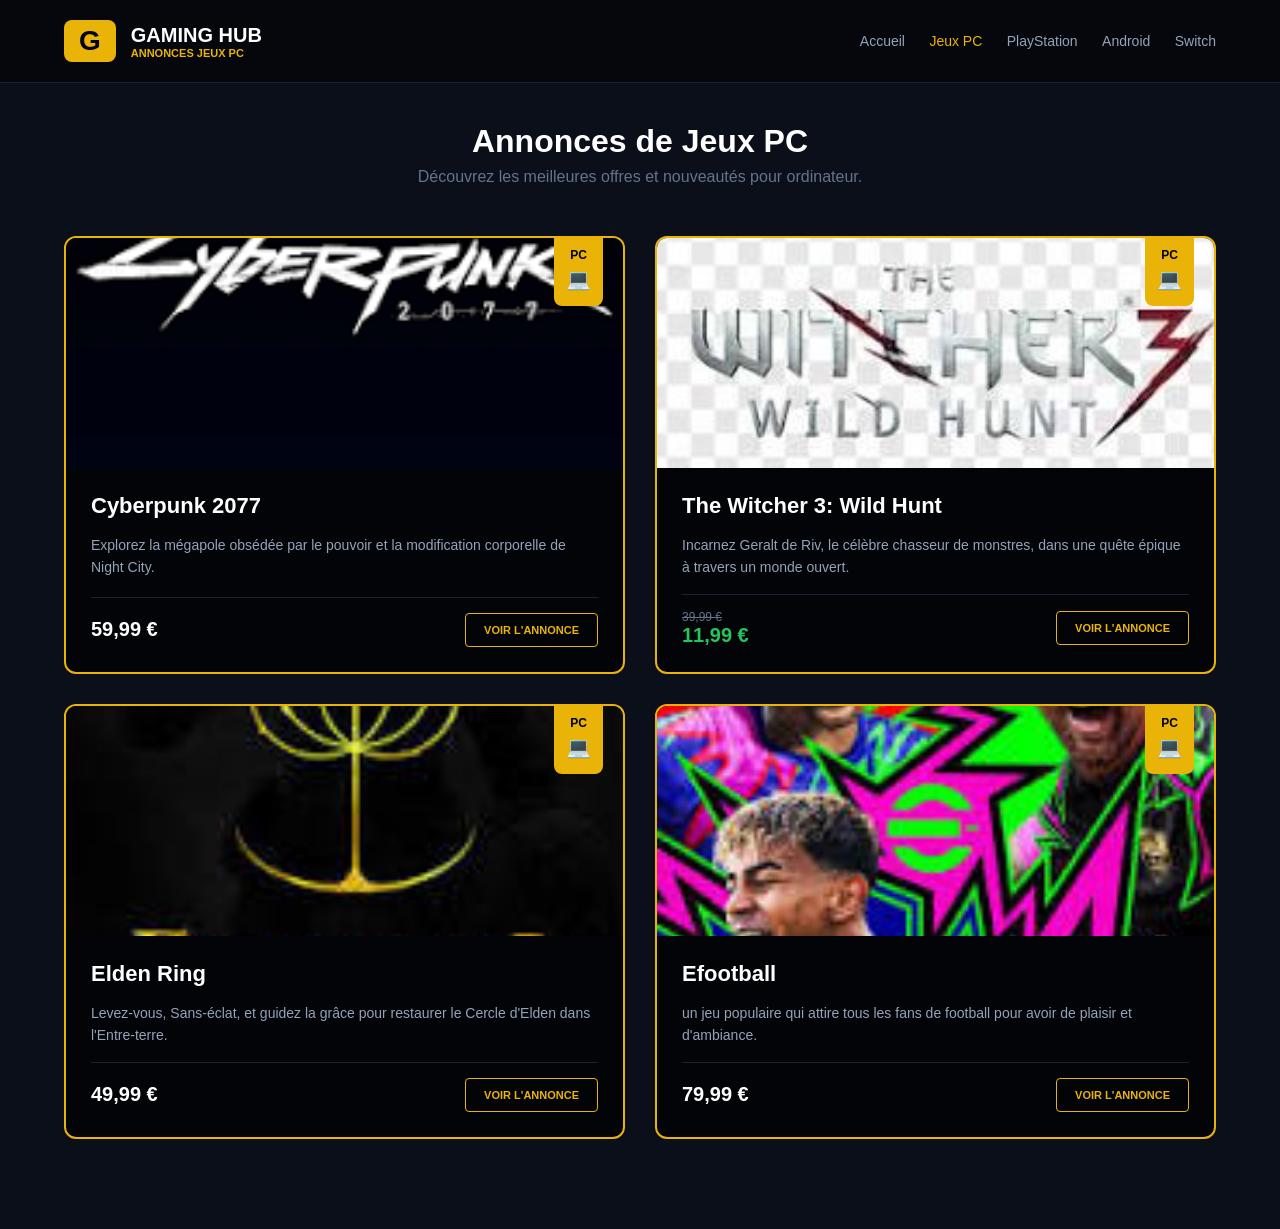
<file: Jeux PC.html>
<!DOCTYPE html>
<html lang="fr">
<head>
    <meta charset="UTF-8">
    <meta name="viewport" content="width=device-width, initial-scale=1.0">
    <title>Gaming Hub - Annonces Jeux PC</title>
    <link rel="stylesheet" href="style-pc.css">
</head>
<body>

    <!-- En-tête -->
    <header class="main-header">
        <div class="logo">
            <span class="logo-icon">G</span>
            <div class="logo-text">
                <h1>GAMING HUB</h1>
                <p>ANNONCES JEUX PC</p>
            </div>
        </div>
       <nav class="nav-links">
    <a href="index.html">Accueil</a>
    <a href="Jeux PC.html" class="active">Jeux PC</a>
    <a href="PlayStation.html">PlayStation</a>
    <a href="Android_file.html">Android</a>
    <a href="Switch.html">Switch</a>
</nav>
    </header>

    <!-- Titre de la page -->
    <div class="page-title-container">
        <h2>Annonces de Jeux PC</h2>
        <p>Découvrez les meilleures offres et nouveautés pour ordinateur.</p>
    </div>

    <!-- Grille des jeux PC -->
    <main class="games-grid">

        <!-- Jeu 1: Cyberpunk 2077 -->
        <article class="game-card pc-border">
            <div class="card-image-wrapper">
                <img src="[data-uri]
                " alt="Cyberpunk 2077" class="game-img">
                <span class="badge badge-pc">
                    <span class="badge-title">PC</span>
                    <span class="badge-icon">💻</span>
                </span>
            </div>
            <div class="game-content">
                <h2>Cyberpunk 2077</h2>
                <p>Explorez la mégapole obsédée par le pouvoir et la modification corporelle de Night City.</p>
                
                <!-- Zone Prix et Bouton -->
                <div class="card-footer">
                    <span class="price">59,99 €</span>
                    <a href="#" class="btn-action">VOIR L'ANNONCE</a>
                </div>
            </div>
        </article>

        <!-- Jeu 2: The Witcher 3 -->
        <article class="game-card pc-border">
            <div class="card-image-wrapper">
                <img src="[data-uri]
                " alt="The Witcher 3" class="game-img">
                <span class="badge badge-pc">
                    <span class="badge-title">PC</span>
                    <span class="badge-icon">💻</span>
                </span>
            </div>
            <div class="game-content">
                <h2>The Witcher 3: Wild Hunt</h2>
                <p>Incarnez Geralt de Riv, le célèbre chasseur de monstres, dans une quête épique à travers un monde ouvert.</p>
                
                <div class="card-footer">
                    <div class="price-container">
                        <span class="old-price">39,99 €</span>
                        <span class="price promo">11,99 €</span>
                    </div>
                    <a href="#" class="btn-action">VOIR L'ANNONCE</a>
                </div>
            </div>
        </article>

        <!-- Jeu 3: Elden Ring -->
        <article class="game-card pc-border">
            <div class="card-image-wrapper">
                <img src="[data-uri]
                " alt="Elden Ring" class="game-img">
                <span class="badge badge-pc">
                    <span class="badge-title">PC</span>
                    <span class="badge-icon">💻</span>
                </span>
            </div>
            <div class="game-content">
                <h2>Elden Ring</h2>
                <p>Levez-vous, Sans-éclat, et guidez la grâce pour restaurer le Cercle d'Elden dans l'Entre-terre.</p>
                
                <div class="card-footer">
                    <span class="price">49,99 €</span>
                    <a href="#" class="btn-action">VOIR L'ANNONCE</a>
                </div>
            </div>
        </article>
        
        <!--jeu 4: efootball-->
        <article class="game-card pc-border">
            <div class="card-image-wrapper">
                <img src="[data-uri]
                " alt="Efootball " class="game-img">
                <span class="badge badge-pc">
                    <span class="badge-title">PC</span>
                    <span class="badge-icon">💻</span>
                </span>
            </div>
            <div class="game-content">
                <h2>Efootball</h2>
                <p>un jeu populaire qui attire tous les fans de football pour avoir de plaisir et d'ambiance.</p>
                
                <div class="card-footer">
                    <span class="price">79,99 €</span>
                    <a href="#" class="btn-action">VOIR L'ANNONCE</a>
                </div>
            </div>
        </article>

    </main>

</body>
</html>
</file>
<file: style-pc.css>
/* ---- Base & Couleurs (Jaune PC à l'honneur) ---- */
* {
    margin: 0;
    padding: 0;
    box-sizing: border-box;
    font-family: 'Segoe UI', Tahoma, Geneva, Verdana, sans-serif;
}

body {
    background-color: #0b0f19;
    color: #ffffff;
    padding-bottom: 50px;
}

/* ---- En-tête ---- */
.main-header {
    display: flex;
    justify-content: space-between;
    align-items: center;
    padding: 20px 5%;
    background-color: #05070c;
    border-bottom: 1px solid #1a2333;
}

.logo {
    display: flex;
    align-items: center;
    gap: 15px;
}

.logo-icon {
    font-size: 28px;
    font-weight: bold;
    background: #eab308; /* Couleur PC */
    color: #000000;
    padding: 5px 15px;
    border-radius: 8px;
}

.logo-text h1 {
    font-size: 20px;
}

.logo-text p {
    font-size: 11px;
    color: #eab308;
    font-weight: bold;
}

.nav-links a {
    color: #94a3b8;
    text-decoration: none;
    margin-left: 20px;
    font-size: 14px;
    transition: color 0.3s;
}

.nav-links a:hover, .nav-links a.active {
    color: #eab308; /* Surbrillance jaune PC */
}

/* ---- Titre de la Page ---- */
.page-title-container {
    text-align: center;
    padding: 40px 20px 10px 20px;
}

.page-title-container h2 {
    font-size: 32px;
    color: #ffffff;
    margin-bottom: 8px;
}

.page-title-container p {
    color: #64748b;
    font-size: 16px;
}

/* ---- Grille ---- */
.games-grid {
    display: grid;
    grid-template-columns: repeat(auto-fit, minmax(400px, 1fr));
    gap: 30px;
    padding: 40px 5%;
    max-width: 1400px;
    margin: 0 auto;
}

/* ---- Cartes Jeux PC ---- */
.game-card {
    background-color: #020408;
    border-radius: 12px;
    overflow: hidden;
    border: 2px solid #eab308; /* Bordure Jaune PC fixe */
    transition: transform 0.3s, box-shadow 0.3s;
    display: flex;
    flex-direction: column;
}

.game-card:hover {
    transform: translateY(-5px);
    box-shadow: 0 10px 20px rgba(234, 179, 8, 0.1);
}

.card-image-wrapper {
    position: relative;
    height: 230px;
}

.game-img {
    width: 100%;
    height: 100%;
    object-fit: cover;
}

/* Badge PC */
.badge-pc {
    position: absolute;
    top: 0;
    right: 20px;
    background-color: #eab308;
    color: #000;
    display: flex;
    flex-direction: column;
    align-items: center;
    padding: 10px 12px 15px 12px;
    font-weight: bold;
    font-size: 12px;
    border-radius: 0 0 8px 8px;
}

.badge-icon {
    font-size: 20px;
    margin-top: 5px;
}

/* ---- Contenu & Section Prix ---- */
.game-content {
    padding: 25px;
    display: flex;
    flex-direction: column;
    gap: 15px;
    flex-grow: 1;
}

.game-content h2 {
    font-size: 22px;
}

.game-content p {
    color: #94a3b8;
    font-size: 14px;
    line-height: 1.6;
}

/* Footer de la carte contenant Prix + Bouton */
.card-footer {
    display: flex;
    justify-content: space-between;
    align-items: center;
    margin-top: auto; /* Aligne toujours en bas de la carte */
    padding-top: 15px;
    border-top: 1px solid #1a2333;
}

.price {
    font-size: 20px;
    font-weight: bold;
    color: #ffffff;
}

/* Styles pour les prix en promotion */
.price-container {
    display: flex;
    flex-direction: column;
}

.old-price {
    font-size: 12px;
    color: #64748b;
    text-decoration: line-through;
}

.price.promo {
    color: #22c55e; /* Vert pour indiquer une réduction */
}

/* Bouton d'action */
.btn-action {
    padding: 10px 18px;
    border: 1px solid #eab308;
    color: #eab308;
    text-decoration: none;
    font-size: 11px;
    font-weight: bold;
    border-radius: 4px;
    transition: background-color 0.3s, color 0.3s;
}

.btn-action:hover {
    background-color: #eab308;
    color: #000000;
}
</file>
